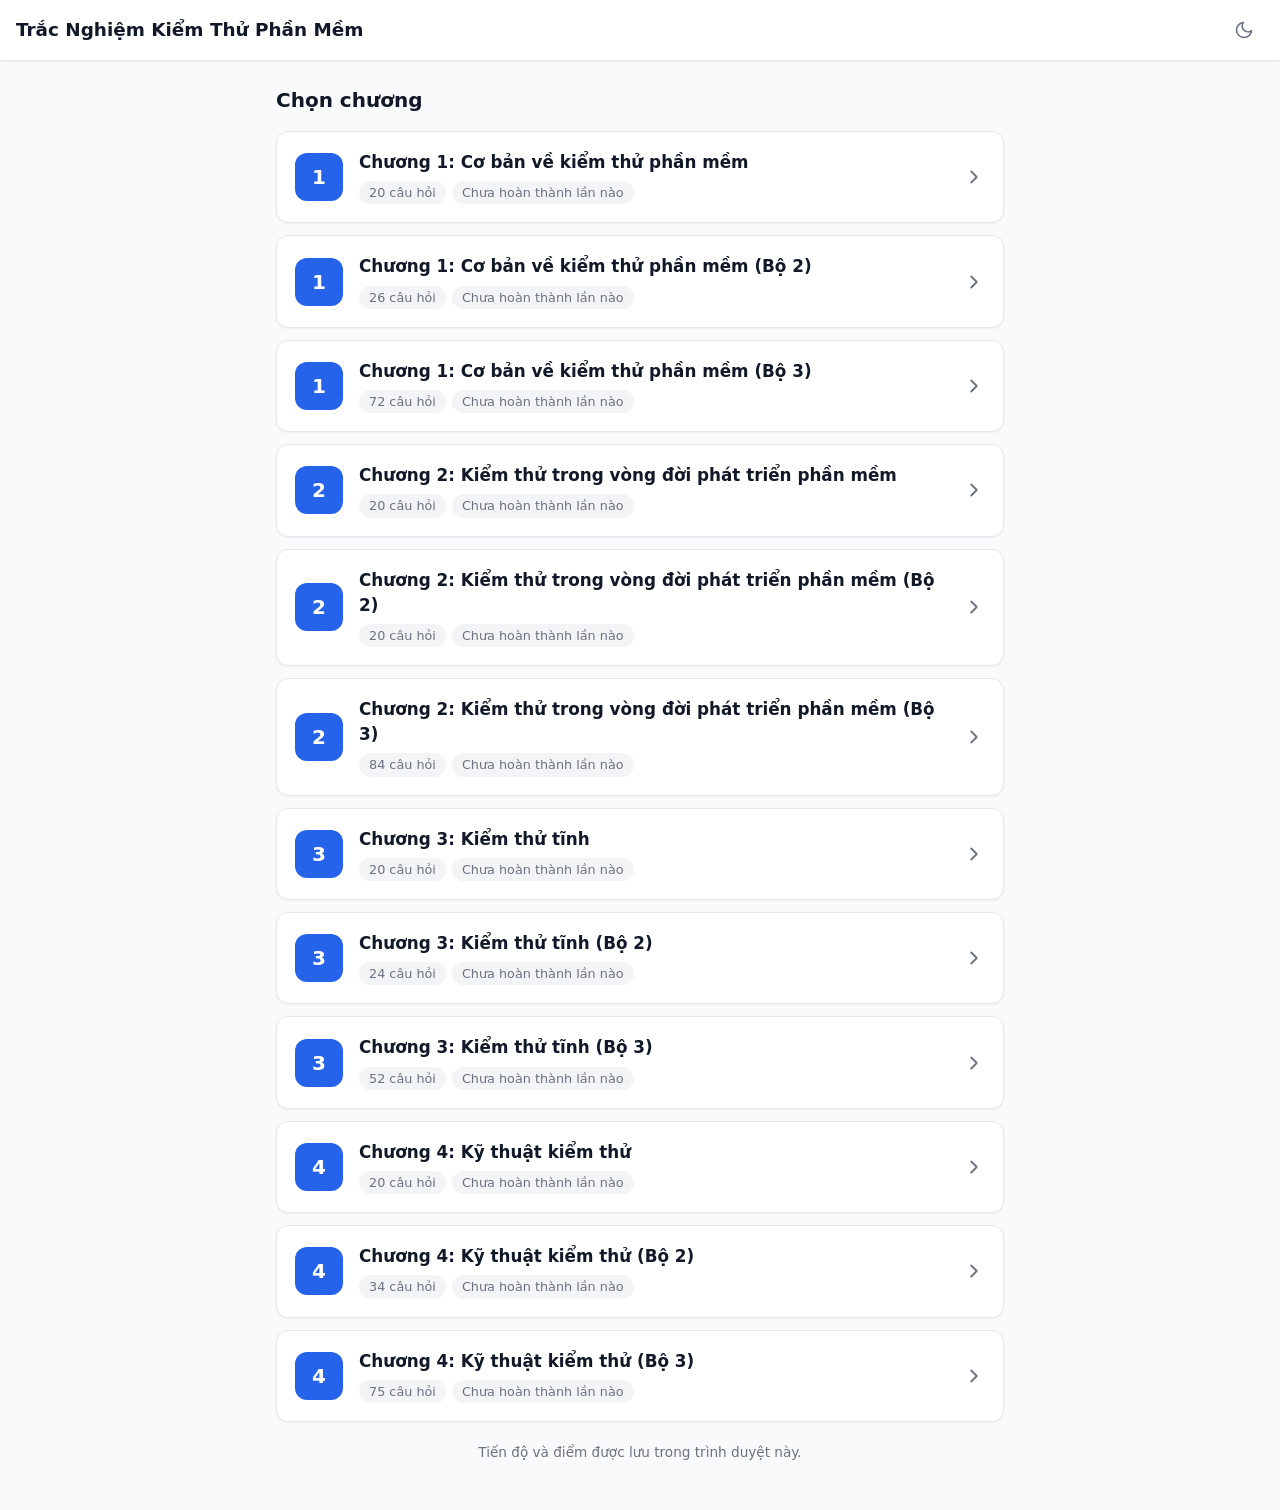
<file: index.html>
<!doctype html>
<html lang="vi">
<head>
  <meta charset="utf-8">
  <meta name="viewport" content="width=device-width, initial-scale=1">
  <title>Trắc nghiệm Kiểm thử phần mềm</title>
  <link rel="stylesheet" href="css/style.css?v=10">
  <script src="js/app.js?v=10"></script>
</head>
<body class="home-page">
  <header class="topbar">
    <div class="tb-left"><h1 class="page-name">Trắc Nghiệm Kiểm Thử Phần Mềm</h1></div>
    <div class="tb-right">
      <button class="icon-btn" id="themeToggle" type="button" aria-label="Đổi giao diện"></button>
    </div>
  </header>

  <main class="container home">
    <h2 class="section-title">Chọn chương</h2>
    <div id="chapterList" class="chapter-list"></div>
    <p class="muted small footnote">Tiến độ và điểm được lưu trong trình duyệt này.</p>
  </main>

  <!-- Dữ liệu từng chương: sửa câu hỏi trong các file này -->
  <script src="data/chuong1.js?v=10"></script>
  <script src="data/chuong2.js?v=10"></script>
  <script src="data/chuong3.js?v=10"></script>
  <script src="data/chuong4.js?v=10"></script>
  <script src="data/chuong5.js?v=10"></script>
  <script src="data/chuong6.js?v=10"></script>
  <script src="data/chuong7.js?v=10"></script>
  <script src="data/chuong8.js?v=10"></script>
  <script src="data/chuong9.js?v=10"></script>
  <script src="data/chuong10.js?v=10"></script>
  <script src="data/chuong11.js?v=10"></script>
  <script src="data/chuong12.js?v=10"></script>
  <script src="js/home.js?v=10"></script>
</body>
</html>
</file>
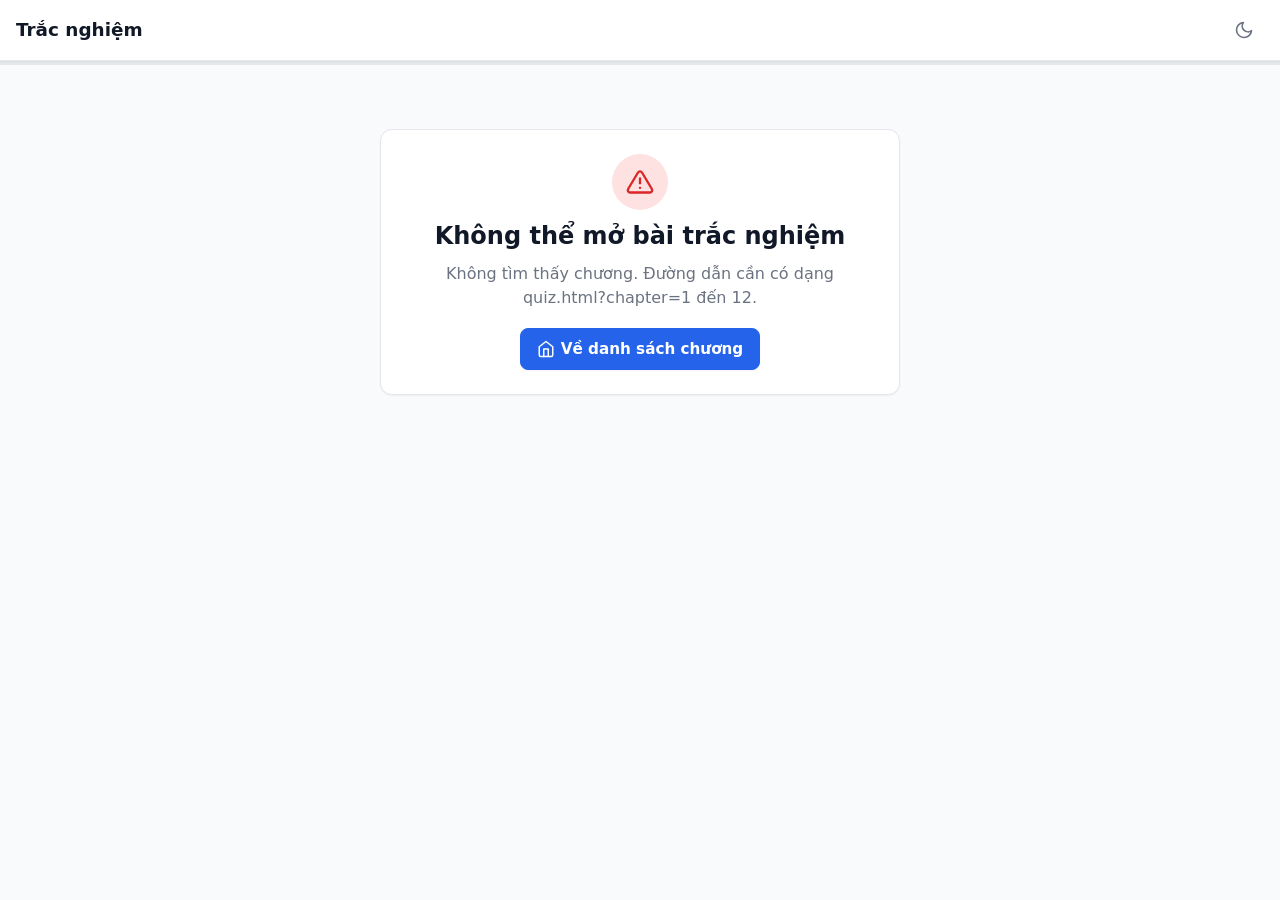
<file: quiz.html>
<!doctype html>
<html lang="vi">
<head>
  <meta charset="utf-8">
  <meta name="viewport" content="width=device-width, initial-scale=1">
  <title>Trắc nghiệm</title>
  <link rel="stylesheet" href="css/style.css?v=10">
  <script src="js/app.js?v=10"></script>
</head>
<body class="quiz-page">
  <div class="layout">
    <div class="backdrop" id="backdrop"></div>

    <!-- Thanh bên: lưới số câu -->
    <aside class="sidebar" id="sidebar">
      <div class="sb-head">
        <h2 id="sbTitle">Câu hỏi</h2>
        <button class="sb-close" id="sbClose" aria-label="Đóng danh sách câu">✕</button>
      </div>
      <div class="sb-grid" id="grid"></div>
      <div class="sb-foot">
        <button class="btn primary block" id="retryBtn" hidden>Làm lại câu sai</button>
        <button class="btn block reset" id="resetBtn">
          <svg class="icon" width="16" height="16" viewBox="0 0 24 24" fill="none" stroke="currentColor" stroke-width="2" stroke-linecap="round" stroke-linejoin="round"><polyline points="1 4 1 10 7 10"/><path d="M3.51 15a9 9 0 1 0 2.13-9.36L1 10"/></svg>
          Làm lại
        </button>
        <a class="btn block ghost" href="index.html">← Danh sách chương</a>
      </div>
    </aside>

    <div class="main-col">
      <header class="topbar">
        <div class="tb-left">
          <button class="icon-btn menu" id="menuBtn" aria-label="Mở danh sách câu">
            <svg class="icon" width="24" height="24" viewBox="0 0 24 24" fill="none" stroke="currentColor" stroke-width="2" stroke-linecap="round"><line x1="3" y1="12" x2="21" y2="12"/><line x1="3" y1="6" x2="21" y2="6"/><line x1="3" y1="18" x2="21" y2="18"/></svg>
          </button>
          <h1 class="page-name" id="pageTitle">Trắc nghiệm</h1>
        </div>
        <div class="tb-right">
          <button class="icon-btn" id="themeToggle" type="button" aria-label="Đổi giao diện"></button>
          <div class="score-pill" title="Số câu đúng / sai">
            <span class="t-ok"><svg class="icon" width="18" height="18" viewBox="0 0 24 24" fill="none" stroke="currentColor" stroke-width="2" stroke-linecap="round" stroke-linejoin="round"><path d="M22 11.08V12a10 10 0 1 1-5.93-9.14"/><polyline points="22 4 12 14.01 9 11.01"/></svg> <b id="scoreOk">0</b></span>
            <span class="t-bad"><svg class="icon" width="18" height="18" viewBox="0 0 24 24" fill="none" stroke="currentColor" stroke-width="2" stroke-linecap="round"><circle cx="12" cy="12" r="10"/><line x1="15" y1="9" x2="9" y2="15"/><line x1="9" y1="9" x2="15" y2="15"/></svg> <b id="scoreBad">0</b></span>
          </div>
        </div>
      </header>
      <div class="progress" title="Số câu đã làm"><div class="bar" id="progressBar"></div><span id="progressText"></span></div>

      <main class="content" id="content">
        <div class="container" id="app"><p class="muted">Đang tải…</p></div>
      </main>
    </div>
  </div>

  <div id="modal"></div>
  <div class="toast" id="toast" hidden></div>

  <!-- Dữ liệu từng chương -->
  <script src="data/chuong1.js?v=10"></script>
  <script src="data/chuong2.js?v=10"></script>
  <script src="data/chuong3.js?v=10"></script>
  <script src="data/chuong4.js?v=10"></script>
  <script src="data/chuong5.js?v=10"></script>
  <script src="data/chuong6.js?v=10"></script>
  <script src="data/chuong7.js?v=10"></script>
  <script src="data/chuong8.js?v=10"></script>
  <script src="data/chuong9.js?v=10"></script>
  <script src="data/chuong10.js?v=10"></script>
  <script src="data/chuong11.js?v=10"></script>
  <script src="data/chuong12.js?v=10"></script>
  <script src="js/quiz.js?v=10"></script>
</body>
</html>
</file>
<file: css/style.css>
/* =========================================================
 * Giao diện theo phong cách trang mẫu (nền xám nhạt, thẻ trắng,
 * màu chính xanh dương, đúng = xanh lá, sai = đỏ).
 * ========================================================= */
:root {
  --bg: #f9fafb;          /* gray-50 */
  --surface: #ffffff;
  --surface-2: #f3f4f6;   /* gray-100 */
  --text: #1f2937;        /* gray-800 */
  --text-strong: #111827; /* gray-900 */
  --muted: #6b7280;       /* gray-500 */
  --border: #e5e7eb;      /* gray-200 */
  --border-2: #d1d5db;    /* gray-300 */
  --primary: #2563eb;     /* blue-600 */
  --primary-hover: #1d4ed8;
  --primary-soft: #eff6ff;
  --primary-soft-2: #dbeafe;
  --primary-ink: #1e40af;
  --ok: #16a34a;
  --ok-ink: #14532d;
  --ok-soft: #f0fdf4;
  --ok-soft-2: #dcfce7;
  --ok-line: #86efac;
  --bad: #dc2626;
  --bad-ink: #7f1d1d;
  --bad-soft: #fef2f2;
  --bad-soft-2: #fee2e2;
  --bad-line: #fca5a5;
  --warn: #b45309;
  --shadow-sm: 0 1px 2px rgba(0, 0, 0, .05);
  --shadow-lg: 0 20px 40px rgba(0, 0, 0, .18);
  color-scheme: light;
}
:root[data-theme="dark"] {
  --bg: #111827;
  --surface: #1f2937;
  --surface-2: #374151;
  --text: #e5e7eb;
  --text-strong: #f3f4f6;
  --muted: #9ca3af;
  --border: #374151;
  --border-2: #4b5563;
  --primary: #3b82f6;
  --primary-hover: #60a5fa;
  --primary-soft: rgba(59, 130, 246, .15);
  --primary-soft-2: rgba(59, 130, 246, .25);
  --primary-ink: #93c5fd;
  --ok: #4ade80;
  --ok-ink: #86efac;
  --ok-soft: rgba(34, 197, 94, .15);
  --ok-soft-2: rgba(34, 197, 94, .25);
  --ok-line: #166534;
  --bad: #f87171;
  --bad-ink: #fca5a5;
  --bad-soft: rgba(239, 68, 68, .15);
  --bad-soft-2: rgba(239, 68, 68, .25);
  --bad-line: #991b1b;
  --warn: #fbbf24;
  --shadow-sm: 0 1px 3px rgba(0, 0, 0, .6);
  --shadow-lg: 0 20px 40px rgba(0, 0, 0, .6);
  color-scheme: dark;
}

* { box-sizing: border-box; }
html, body { margin: 0; }
body {
  background: var(--bg);
  color: var(--text);
  font-family: system-ui, -apple-system, "Segoe UI", Roboto, Arial, sans-serif;
  line-height: 1.5;
  -webkit-font-smoothing: antialiased;
  -webkit-text-size-adjust: 100%;
}
body, .card, .sidebar, .topbar, .btn { transition: background-color .2s, border-color .2s, color .2s; }
a { color: var(--primary); }
.icon { flex: none; display: block; }
.muted { color: var(--muted); margin: .25rem 0 0; }
.small { font-size: .85rem; }
.t-ok { color: var(--ok); }
.t-bad { color: var(--bad); }
.warn-text { color: var(--warn); margin: .25rem 0 0; font-size: .92rem; }
[hidden] { display: none !important; }

::-webkit-scrollbar { width: 8px; height: 8px; }
::-webkit-scrollbar-track { background: var(--surface-2); }
::-webkit-scrollbar-thumb { background: var(--border-2); border-radius: 4px; }

.fade-in { animation: fadeIn .3s ease-out; }
@keyframes fadeIn { from { opacity: 0; transform: translateY(10px); } to { opacity: 1; transform: none; } }

/* ========== Nút ========== */
.btn {
  display: inline-flex; align-items: center; justify-content: center; gap: 6px;
  min-height: 42px; padding: .5rem 1rem;
  border: 1px solid var(--border-2); border-radius: 8px;
  background: var(--surface); color: var(--text);
  font: inherit; font-size: .95rem; font-weight: 500; text-decoration: none;
  cursor: pointer; box-shadow: var(--shadow-sm);
}
.btn:hover:not(:disabled) { background: var(--surface-2); }
.btn:disabled { opacity: .5; cursor: not-allowed; }
.btn.primary { background: var(--primary); border-color: var(--primary); color: #fff; font-weight: 600; }
.btn.primary:hover:not(:disabled) { background: var(--primary-hover); border-color: var(--primary-hover); }
.btn.danger { background: #dc2626; border-color: #dc2626; color: #fff; }
.btn.danger:hover { background: #b91c1c; }
.btn.ghost { border-color: transparent; box-shadow: none; background: transparent; }
.btn.ghost:hover { background: var(--surface-2); }
.btn.block { width: 100%; }
.icon-btn {
  display: grid; place-items: center; width: 40px; height: 40px;
  border: 0; border-radius: 8px; background: transparent; color: var(--muted); cursor: pointer;
}
.icon-btn:hover { background: var(--surface-2); color: var(--text); }
.link {
  display: inline-flex; align-items: center; gap: 4px; border: 0; background: none;
  color: var(--primary); font: inherit; font-size: .88rem; cursor: pointer; padding: 4px;
}
.link:hover { text-decoration: underline; }
.link.danger { color: var(--bad); }
:focus-visible { outline: 2px solid var(--primary); outline-offset: 2px; }

/* ========== Thanh trên cùng ========== */
.topbar {
  display: flex; align-items: center; justify-content: space-between; gap: 12px;
  padding: 10px 16px; background: var(--surface);
  border-bottom: 1px solid var(--border); box-shadow: var(--shadow-sm);
  position: relative; z-index: 10;
}
.tb-left, .tb-right { display: flex; align-items: center; gap: 10px; min-width: 0; }
.page-name {
  margin: 0; font-size: 1.15rem; font-weight: 700; color: var(--text-strong);
  white-space: nowrap; overflow: hidden; text-overflow: ellipsis;
}
.score-pill {
  display: flex; gap: 12px; padding: 6px 12px; border-radius: 8px;
  background: var(--surface-2); font-weight: 500; font-size: .95rem;
}
.score-pill span { display: flex; align-items: center; gap: 4px; }

/* ========== Trang chủ ========== */
.home-page .topbar { position: sticky; top: 0; }
.container { max-width: 900px; margin: 0 auto; padding: 24px 16px 48px; }
.home { max-width: 760px; }
.section-title { font-size: 1.25rem; margin: 0 0 16px; color: var(--text-strong); }
.card {
  background: var(--surface); border: 1px solid var(--border);
  border-radius: 12px; box-shadow: var(--shadow-sm);
}
.card.pad { padding: 24px; }
.chapter-list { display: grid; gap: 12px; }
.chapter {
  display: flex; align-items: center; gap: 16px; padding: 18px;
  color: inherit; text-decoration: none;
}
a.chapter:hover { border-color: var(--primary); background: var(--primary-soft); }
.chapter h2 { margin: 0; font-size: 1.05rem; color: var(--text-strong); }
.chapter-body { flex: 1; min-width: 0; }
.chapter-num {
  flex: none; width: 48px; height: 48px; border-radius: 12px; display: grid; place-items: center;
  background: var(--primary); color: #fff; font-weight: 700; font-size: 1.25rem;
}
.chapter.disabled { opacity: .75; }
.chapter.disabled .chapter-num { background: var(--surface-2); color: var(--muted); }
.chev { color: var(--muted); }
.chips { display: flex; flex-wrap: wrap; gap: 6px; margin-top: 6px; }
.chip {
  display: inline-flex; align-items: center; gap: 4px; padding: 2px 10px; border-radius: 999px;
  background: var(--surface-2); color: var(--muted); font-size: .8rem; font-weight: 500;
}
.chip.ok { background: var(--ok-soft-2); color: var(--ok); }
.mini-progress { height: 6px; background: var(--surface-2); border-radius: 3px; overflow: hidden; margin-top: 10px; }
.mini-progress div { height: 100%; background: var(--primary); }
.footnote { text-align: center; margin-top: 20px; }

/* ========== Bố cục trang làm bài ========== */
.quiz-page { height: 100vh; height: 100dvh; overflow: hidden; }
.layout { display: flex; height: 100%; }
.main-col { flex: 1; min-width: 0; display: flex; flex-direction: column; height: 100%; }
.content { flex: 1; overflow-y: auto; }
.content .container { padding: 24px 16px 32px; }

.progress { position: relative; height: 4px; background: var(--border); flex: none; }
.progress .bar { height: 100%; background: var(--primary); width: 0; transition: width .3s; }
.progress span { position: absolute; right: 8px; top: 6px; font-size: .75rem; color: var(--muted); z-index: 1; }

/* Thanh bên */
.sidebar {
  width: 264px; flex: none; display: flex; flex-direction: column;
  background: var(--surface); border-right: 1px solid var(--border); z-index: 50;
}
.sb-head {
  display: flex; align-items: center; justify-content: space-between;
  padding: 14px 16px; background: var(--primary); color: #fff; flex: none;
}
.sb-head h2 { margin: 0; font-size: 1.1rem; }
.sb-close { display: none; border: 0; background: none; color: #fff; font-size: 1.3rem; cursor: pointer; }
.sb-grid {
  flex: 1; overflow-y: auto; padding: 10px;
  display: grid; grid-template-columns: repeat(4, 1fr); gap: 8px; align-content: start;
}
.cell {
  height: 40px; border-radius: 6px; border: 1px solid var(--border);
  background: var(--surface-2); color: var(--muted); font: inherit; font-size: .8rem; cursor: pointer;
}
.cell:hover { border-color: var(--border-2); color: var(--text); }
.cell.ok { background: var(--ok-soft-2); color: var(--ok); border-color: var(--ok-line); font-weight: 700; }
.cell.bad { background: var(--bad-soft-2); color: var(--bad); border-color: var(--bad-line); font-weight: 700; }
.cell.current { box-shadow: 0 0 0 2px var(--surface), 0 0 0 4px var(--primary); }
.cell.dim { opacity: .45; }
.sb-foot { padding: 14px; border-top: 1px solid var(--border); background: var(--bg); display: grid; gap: 8px; flex: none; }
.sb-foot .reset:hover { color: var(--bad); }
.backdrop { display: none; }
.menu { display: none; }
.no-sidebar .sidebar, .no-sidebar .menu, .no-sidebar .score-pill { display: none !important; }

/* ========== Thẻ câu hỏi ========== */
.qcard { max-width: 900px; margin: 0 auto; overflow: hidden; }
.q-head { padding: 24px 28px; border-bottom: 1px solid var(--border); }
.badge {
  display: inline-block; padding: 4px 12px; border-radius: 999px; margin: 0 6px 14px 0;
  background: var(--primary-soft-2); color: var(--primary-ink);
  font-size: .75rem; font-weight: 700; text-transform: uppercase; letter-spacing: .03em;
}
.badge-note { margin-left: 8px; color: var(--muted); font-weight: 400; text-transform: none; letter-spacing: 0; }
.badge.retry { background: var(--bad-soft-2); color: var(--bad); }
.q-text {
  margin: 0; font-size: 1.2rem; font-weight: 500; line-height: 1.6;
  color: var(--text-strong); white-space: pre-line;
}
.q-media { padding: 0 28px; }

.options { padding: 24px 28px; display: grid; gap: 12px; }
.option {
  display: flex; align-items: flex-start; gap: 12px; width: 100%;
  padding: 14px 16px; text-align: left; font: inherit; line-height: 1.45;
  border: 2px solid var(--border); border-radius: 8px;
  background: var(--surface); color: var(--text); cursor: pointer;
  box-shadow: 0 0 0 1px transparent;
  transition: background-color .15s, border-color .15s, color .15s, box-shadow .15s;
}
/* Hiệu ứng rê chuột chỉ cho ô CHƯA chọn và chỉ trên thiết bị có chuột
   (trên điện thoại :hover bị "dính" sau khi chạm, gây chớp màu) */
@media (hover: hover) {
  .option:hover:not(:disabled):not(.selected) { background: var(--bg); border-color: #93c5fd; }
  .option:hover:not(:disabled) .box:not(.filled) { border-color: var(--muted); }
}
.option:disabled { cursor: default; }
.option .opt-text { flex: 1; }
/* Không đổi font-weight khi chọn: chữ đậm hơn sẽ rộng hơn, làm chữ xô lệch / xuống dòng -> ô bị "giật" */
.option.selected { border-color: var(--primary); background: var(--primary-soft); color: var(--primary-ink); box-shadow: 0 0 0 1px var(--primary); }
.option.correct { border-color: var(--ok); background: var(--ok-soft); color: var(--ok-ink); box-shadow: 0 0 0 1px var(--ok); }
.option.wrong { border-color: var(--bad); background: var(--bad-soft); color: var(--bad-ink); box-shadow: 0 0 0 1px var(--bad); }
.option.faded { opacity: .5; color: var(--muted); }
.option .mark { margin-left: auto; }
.option .mark.ok { color: var(--ok); }
.option .mark.bad { color: var(--bad); }

/* Ô tròn (1 đáp án) / ô vuông (nhiều đáp án) */
.box {
  flex: none; width: 20px; height: 20px; margin-top: 1px;
  border: 2px solid var(--border-2); display: grid; place-items: center; color: #fff;
}
.box { transition: background-color .15s, border-color .15s; }
.box.round { border-radius: 50%; }
.box.square { border-radius: 4px; }
.option.selected .box.filled { background: var(--primary); border-color: var(--primary); }
.option.correct .box.filled { background: var(--ok); border-color: var(--ok); }
.option.wrong .box.filled { background: var(--bad); border-color: var(--bad); }
.box.round.filled::after { content: ""; width: 8px; height: 8px; border-radius: 50%; background: #fff; }

.explain {
  margin: -8px 28px 20px; padding: 12px 14px; border-radius: 8px;
  background: var(--primary-soft); color: var(--text); font-size: .95rem;
}

.q-foot {
  position: sticky; bottom: 0;
  display: flex; align-items: center; justify-content: space-between; gap: 10px;
  padding: 16px 28px; background: var(--bg); border-top: 1px solid var(--border);
}
.btn.check { padding: .55rem 2rem; }
.verdict {
  display: flex; align-items: center; gap: 8px; padding: 8px 20px; border-radius: 8px;
  font-weight: 500; box-shadow: var(--shadow-sm); animation: fadeIn .3s ease-out;
}
.verdict.ok { background: var(--ok-soft-2); color: var(--ok-ink); border: 1px solid var(--ok-line); }
.verdict.bad { background: var(--bad-soft-2); color: var(--bad-ink); border: 1px solid var(--bad-line); }

/* Hình minh hoạ & ô tải ảnh */
.q-image { margin: 24px 0 0; text-align: center; }
.q-image img { max-width: 100%; max-height: 420px; object-fit: contain; border-radius: 8px; border: 1px solid var(--border); }
.q-image figcaption { color: var(--muted); font-size: .88rem; margin-top: 6px; }
.upload {
  margin: 24px 0 0; padding: 24px; border: 2px dashed var(--border-2); border-radius: 12px;
  display: flex; flex-direction: column; align-items: center; text-align: center; background: var(--bg);
}
.upload:hover { background: var(--surface-2); }
.up-icon { display: grid; place-items: center; width: 64px; height: 64px; border-radius: 50%; background: var(--surface); color: var(--primary); box-shadow: var(--shadow-sm); margin-bottom: 12px; }
.up-title { margin: 0 0 4px; font-weight: 500; color: var(--text-strong); }
.up-desc { margin: 0 0 16px; color: var(--muted); font-style: italic; font-size: .9rem; }
.upload.has-img img { max-width: 100%; max-height: 360px; object-fit: contain; border-radius: 8px; box-shadow: 0 4px 10px rgba(0,0,0,.12); }
.up-actions { display: flex; gap: 16px; margin-top: 10px; }

/* ========== Hộp thoại ========== */
.overlay {
  position: fixed; inset: 0; z-index: 100; background: rgba(0, 0, 0, .5);
  display: flex; align-items: center; justify-content: center; padding: 16px; overflow-y: auto;
}
.dialog { width: 100%; max-width: 400px; background: var(--surface); border-radius: 12px; padding: 24px; box-shadow: var(--shadow-lg); }
.dlg-head { display: flex; align-items: center; gap: 12px; margin-bottom: 12px; }
.dlg-head h3 { margin: 0; font-size: 1.15rem; color: var(--text-strong); }
.dlg-head.danger .dlg-icon { display: grid; place-items: center; width: 40px; height: 40px; border-radius: 50%; background: var(--bad-soft-2); color: var(--bad); }
.dlg-actions { display: flex; flex-wrap: wrap; justify-content: flex-end; gap: 10px; margin-top: 22px; }
.dlg-actions.center { justify-content: center; }

.switch { display: flex; align-items: center; gap: 12px; margin-top: 14px; cursor: pointer; user-select: none; font-size: .95rem; }
.switch input { position: absolute; opacity: 0; pointer-events: none; }
.switch span { flex: none; position: relative; width: 40px; height: 22px; border-radius: 11px; background: var(--border-2); transition: background .2s; }
.switch span::after { content: ""; position: absolute; top: 3px; left: 3px; width: 16px; height: 16px; border-radius: 50%; background: #fff; transition: transform .2s; }
.switch input:checked + span { background: var(--primary); }
.switch input:checked + span::after { transform: translateX(18px); }
.switch input:focus-visible + span { outline: 2px solid var(--primary); outline-offset: 2px; }

.result { text-align: center; }
.result h3 { margin: 8px 0 0; font-size: 1.25rem; color: var(--text-strong); }
.result-icon { display: inline-grid; place-items: center; width: 60px; height: 60px; border-radius: 50%; }
.result-icon.ok { background: var(--ok-soft-2); color: var(--ok); }
.result-icon.mid { background: rgba(245, 158, 11, .18); color: var(--warn); }
.result-icon.bad { background: var(--bad-soft-2); color: var(--bad); }
.score { font-size: 3rem; font-weight: 800; line-height: 1.2; margin: 6px 0; }
.score.ok { color: var(--ok); }
.score.mid { color: var(--warn); }
.score.bad { color: var(--bad); }
.stats { display: flex; justify-content: center; gap: 28px; margin-bottom: 8px; }
.stats div { display: flex; flex-direction: column; }
.stats strong { font-size: 1.4rem; }
.stats span { color: var(--muted); font-size: .85rem; }
.record { color: var(--ok); font-weight: 700; margin: 6px 0 0; }

.notice { max-width: 520px; margin: 40px auto; text-align: center; }
.notice h2 { margin: 8px 0; color: var(--text-strong); }
.notice .btn { margin-top: 18px; }
.notice-icon { display: inline-grid; place-items: center; width: 56px; height: 56px; border-radius: 50%; background: var(--bad-soft-2); color: var(--bad); }

.toast {
  position: fixed; left: 50%; bottom: 20px; transform: translateX(-50%); z-index: 200;
  max-width: min(520px, calc(100% - 32px)); padding: 12px 16px; border-radius: 8px;
  background: var(--text-strong); color: var(--bg); font-size: .9rem; box-shadow: var(--shadow-lg);
}

/* ========== Màn hình nhỏ: thanh bên trượt ra ========== */
@media (max-width: 767px) {
  .sidebar {
    position: fixed; inset: 0 auto 0 0; transform: translateX(-100%);
    transition: transform .3s ease-in-out; box-shadow: var(--shadow-lg);
  }
  .sidebar-open .sidebar { transform: none; }
  .sidebar-open .backdrop { display: block; position: fixed; inset: 0; background: rgba(0, 0, 0, .5); z-index: 40; }
  .sb-close, .menu { display: grid; }
  .content .container { padding: 16px 12px 24px; }
  .q-head { padding: 18px 16px; }
  .q-text { font-size: 1.05rem; }
  .q-media { padding: 0 16px; }
  .options { padding: 16px; gap: 10px; }
  .option { padding: 12px; }
  .explain { margin: -4px 16px 16px; }
  .q-foot { padding: 12px 16px; }
  .btn.check { padding: .5rem 1.25rem; }
  .verdict { padding: 8px 12px; }
  .page-name { font-size: 1rem; }
}
@media (max-width: 420px) {
  .hide-xs { display: none; }
  .score-pill { gap: 8px; padding: 4px 8px; }
}
</file>
